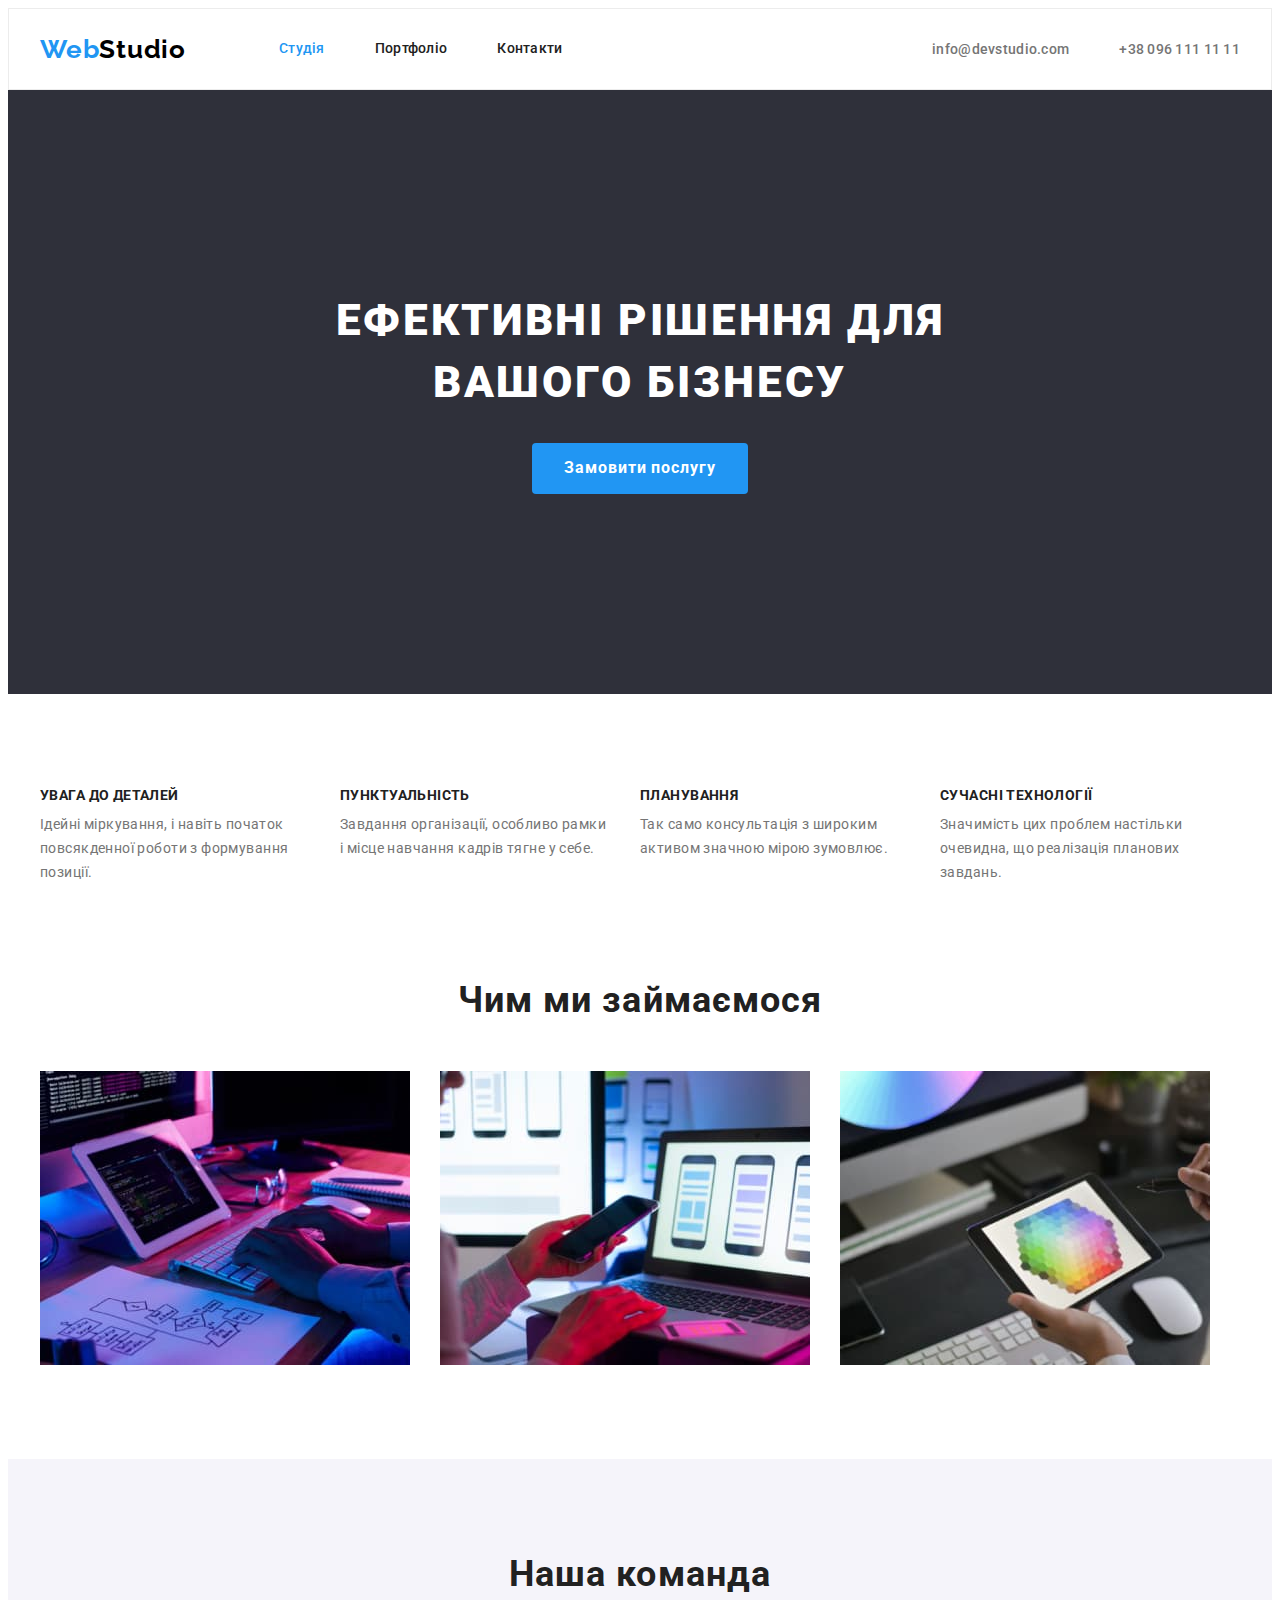
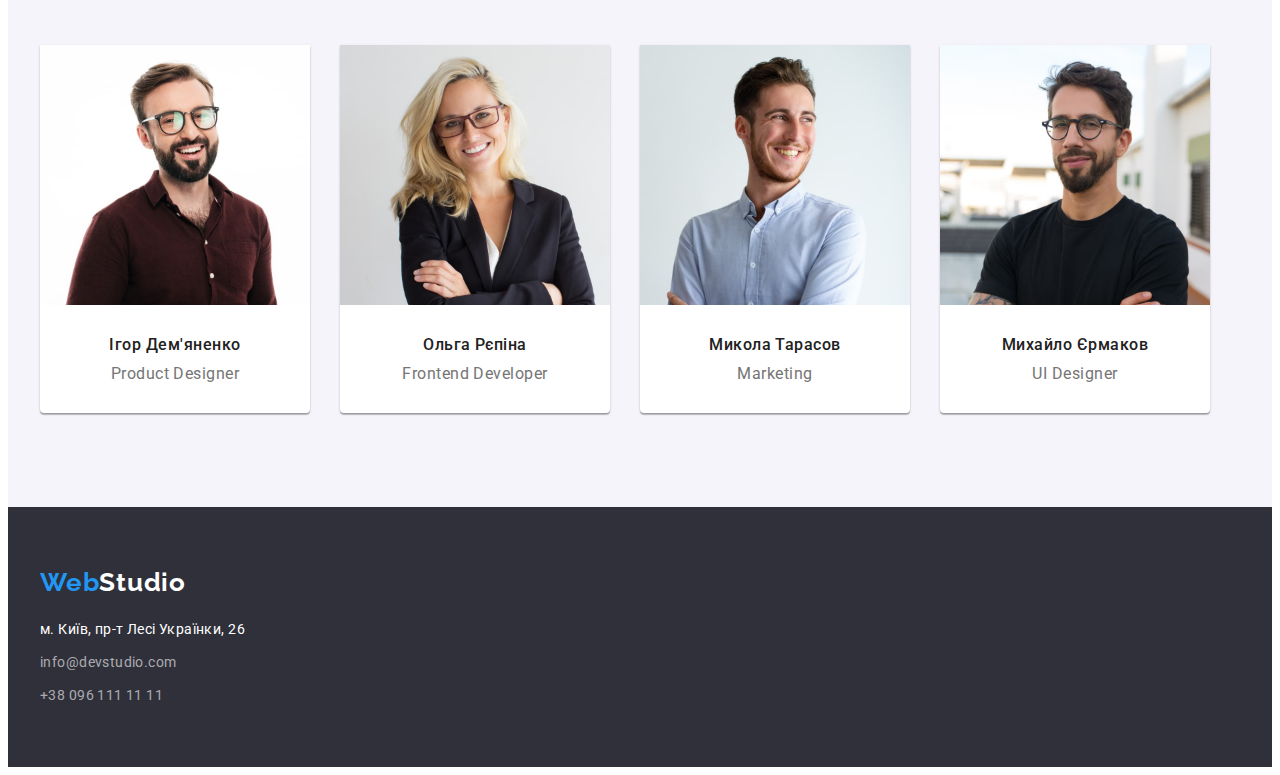
<file: index.html>
<!DOCTYPE html>
<html lang="uk">
  <head>
    <meta charset="UTF-8" />
    <meta http-equiv="X-UA-Compatible" content="IE=edge" />
    <meta name="viewport" content="width=device-width, initial-scale=1.0" />
    <title>Студія</title>
    <link rel="preconnect" href="https://fonts.googleapis.com" />
    <link rel="preconnect" href="https://fonts.gstatic.com" crossorigin />
    <link
      href="https://fonts.googleapis.com/css2?family=Raleway:wght@700&family=Roboto:wght@400;500;700;900&display=swap"
      rel="stylesheet"
    />
    <link
      rel="stylesheet"
      href="https://cdnjs.cloudflare.com/ajax/libs/modern-normalize/1.1.0/modern-normalize.min.css"
      integrity="sha512-wpPYUAdjBVSE4KJnH1VR1HeZfpl1ub8YT/NKx4PuQ5NmX2tKuGu6U/JRp5y+Y8XG2tV+wKQpNHVUX03MfMFn9Q=="
      crossorigin="anonymous"
      referrerpolicy="no-referrer"
    />
    <link rel="stylesheet" href="./css/styles.css" />
  </head>
  <body>
    <!--Хедер-->
    <header class="sky">
      <div class="container">
        <a href="index.html" class="logo link"><span>Web</span>Studio</a>
        <!--Навігація-->
        <nav class="navigate">
          <ul class="site-nav list">
            <li><a href="./index.html" class="link current">Студія</a></li>
            <li><a href="./portfolio.html" class="link">Портфоліо</a></li>
            <li><a href="" class="link">Контакти</a></li>
          </ul>
        </nav>
        <ul class="contact-nav list">
          <li>
            <a href="mailto:info@devstudio.com" class="link">info@devstudio.com</a>
          </li>
          <li><a href="tel:+380961111111" class="link">+38 096 111 11 11</a></li>
        </ul>
      </div>
    </header>
    <!--Основний контент-->
    <main>
      <section class="hero">
        <div class="container">
          <h1 class="hero-title">Ефективні рішення для вашого бізнесу</h1>
          <button type="button" class="button">Замовити послугу</button>
        </div>
      </section>
      <section class="features section">
        <div class="container">
          <h2 class="visually-hidden">Особливості</h2>
          <ul class="features-list list">
            <li class="item">
              <h3 class="title">УВАГА ДО ДЕТАЛЕЙ</h3>
              <p class="text">
                Ідейні міркування, і навіть початок повсякденної роботи з формування позиції.
              </p>
            </li>
            <li class="item">
              <h3 class="title">ПУНКТУАЛЬНІСТЬ</h3>
              <p class="text">
                Завдання організації, особливо рамки і місце навчання кадрів тягне у себе.
              </p>
            </li>
            <li class="item">
              <h3 class="title">ПЛАНУВАННЯ</h3>
              <p class="text">Так само консультація з широким активом значною мірою зумовлює.</p>
            </li>
            <li class="item">
              <h3 class="title">СУЧАСНІ ТЕХНОЛОГІЇ</h3>
              <p class="text">
                Значимість цих проблем настільки очевидна, що реалізація планових завдань.
              </p>
            </li>
          </ul>
        </div>
      </section>
      <section class="direction">
        <div class="container">
          <h2 class="title">Чим ми займаємося</h2>
          <ul class="list">
            <li class="item">
              <img
                src="./images/img1.jpg"
                width="370"
                height="294"
                alt="Розробник працює за комп`ютером в офісі"
              />
            </li>
            <li class="item">
              <img
                src="./images/img2.jpg"
                width="370"
                height="294"
                alt="Розробник працює над мобільним додатком"
              />
            </li>
            <li class="item">
              <img
                src="./images/img3.jpg"
                width="370"
                height="294"
                alt="Веб-дизайнер працює на планшеті"
              />
            </li>
          </ul>
        </div>
      </section>
      <section class="team section">
        <div class="container">
          <h2 class="title">Наша команда</h2>
          <ul class="card-list list">
            <li class="card">
              <img src="./images/photoihor.jpg" width="270" height="260" alt="Фото члена команди" />
              <div class="card-inform">
                <h3 class="name">Ігор Дем'яненко</h3>
                <p class="profession">Product Designer</p>
              </div>
            </li>
            <li class="card">
              <img src="./images/photoolha.jpg" width="270" height="260" alt="Фото члена команди" />
              <div class="card-inform">
                <h3 class="name">Ольга Рєпіна</h3>
                <p class="profession">Frontend Developer</p>
              </div>
            </li>
            <li class="card">
              <img
                src="./images/photonicholas.jpg"
                width="270"
                height="260"
                alt="Фото члена команди"
              />
              <div class="card-inform">
                <h3 class="name">Микола Тарасов</h3>
                <p class="profession">Marketing</p>
              </div>
            </li>
            <li class="card">
              <img
                src="./images/photomikhailo.jpg"
                width="270"
                height="260"
                alt="Фото члена команди"
              />
              <div class="card-inform">
                <h3 class="name">Михайло Єрмаков</h3>
                <p class="profession">UI Designer</p>
              </div>
            </li>
          </ul>
        </div>
      </section>
    </main>
    <!--Футер-->
    <footer class="ground">
      <div class="container">
        <a href="./index.html" class="logo low link"><span>Web</span>Studio</a>
        <address class="footer-address">
          <ul class="contact-low list">
            <li class="item">
              <a
                href="https://goo.gl/maps/1MLwTADq2i4F3AsC8"
                target="_blank"
                title="Google maps"
                rel="noopener nofollow noreferrer"
                class="map link"
                >м. Київ, пр-т Лесі Українки, 26</a
              >
            </li>
            <li class="item">
              <a href="mailto:info@devstudio.com" class="link-low link">info@devstudio.com</a>
            </li>
            <li class="item">
              <a href="tel:+380961111111" class="link-low link">+38 096 111 11 11</a>
            </li>
          </ul>
        </address>
      </div>
    </footer>
  </body>
</html>
</file>
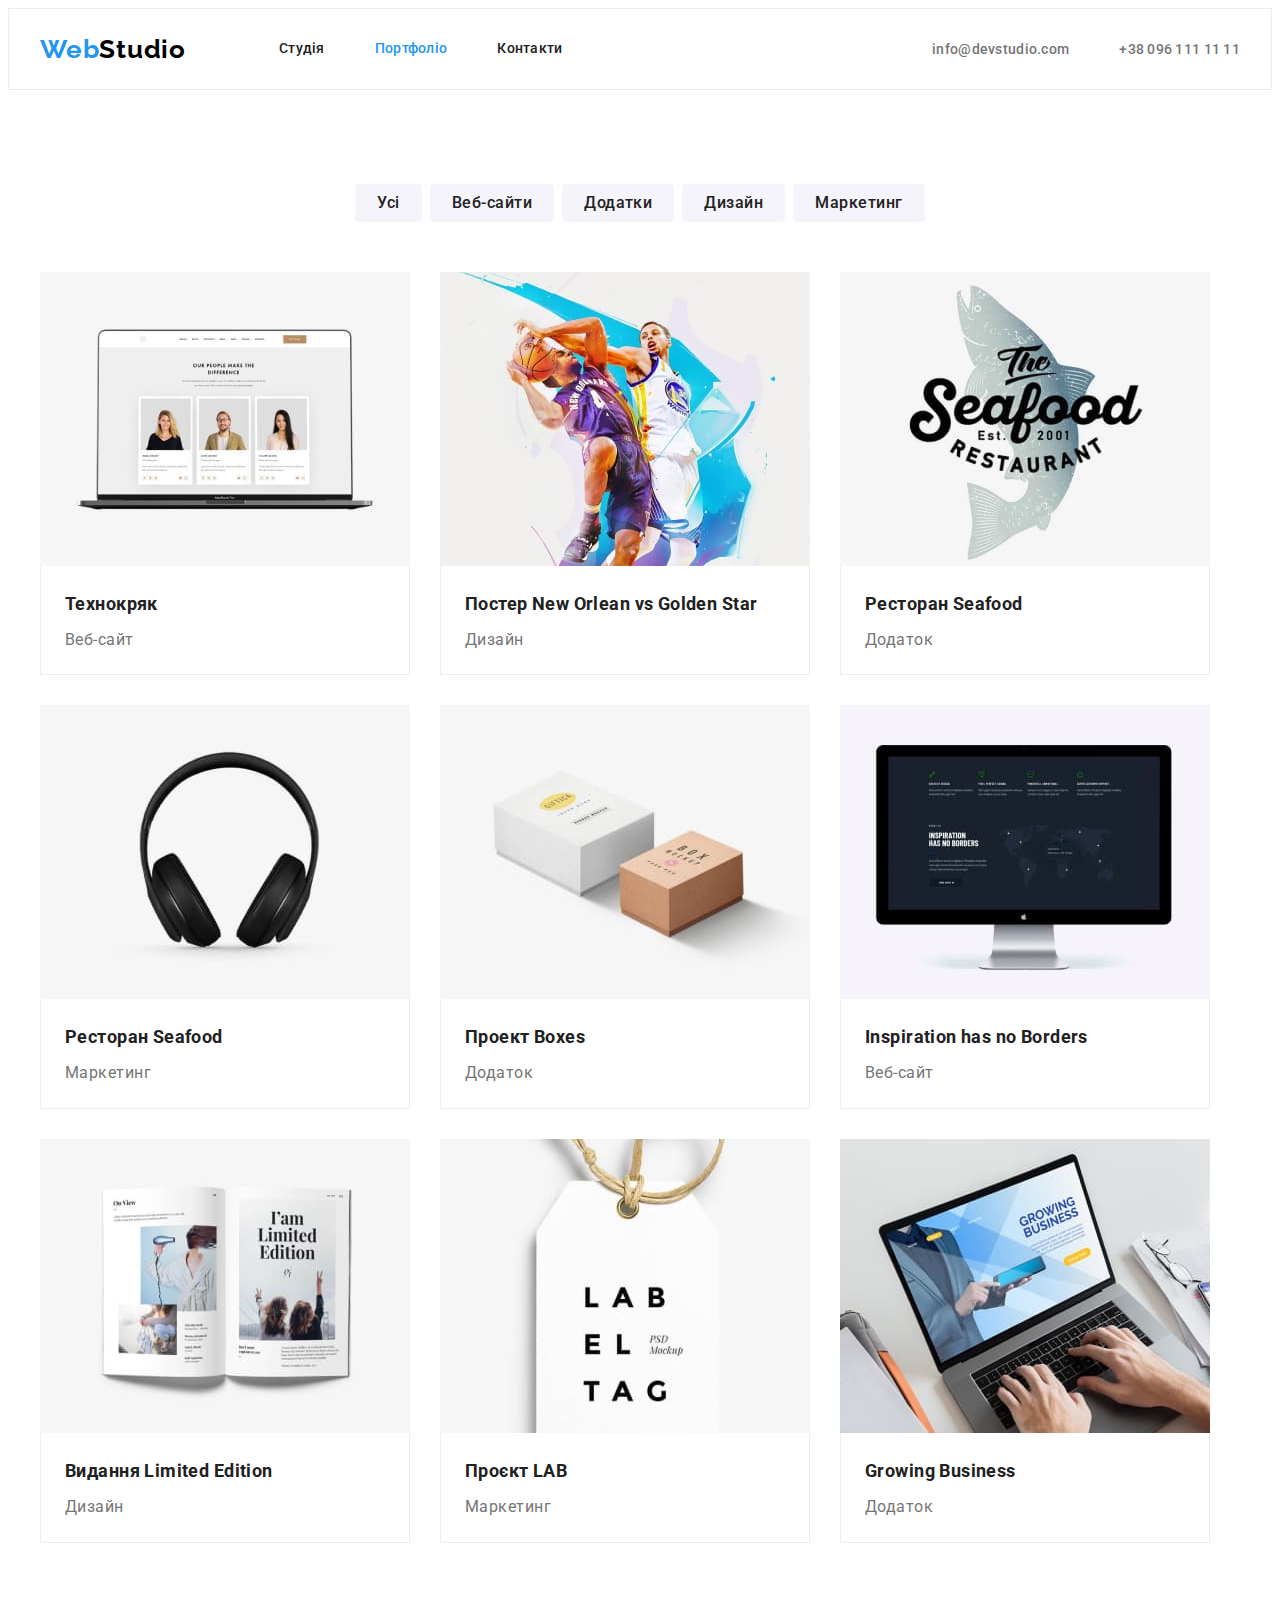
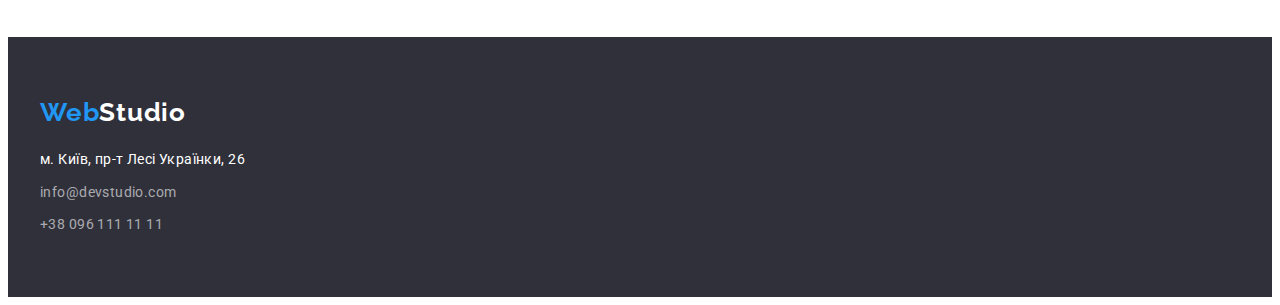
<file: portfolio.html>
<!DOCTYPE html>
<html lang="uk">
  <head>
    <meta charset="UTF-8" />
    <meta http-equiv="X-UA-Compatible" content="IE=edge" />
    <meta name="viewport" content="width=device-width, initial-scale=1.0" />
    <title>Портфоліо</title>
    <link rel="preconnect" href="https://fonts.googleapis.com" />
    <link rel="preconnect" href="https://fonts.gstatic.com" crossorigin />
    <link
      href="https://fonts.googleapis.com/css2?family=Raleway:wght@700&family=Roboto:wght@400;500;700&display=swap"
      rel="stylesheet"
    />
    <link
      rel="stylesheet"
      href="https://cdnjs.cloudflare.com/ajax/libs/modern-normalize/1.1.0/modern-normalize.min.css"
      integrity="sha512-wpPYUAdjBVSE4KJnH1VR1HeZfpl1ub8YT/NKx4PuQ5NmX2tKuGu6U/JRp5y+Y8XG2tV+wKQpNHVUX03MfMFn9Q=="
      crossorigin="anonymous"
      referrerpolicy="no-referrer"
    />
    <link rel="stylesheet" href="./css/styles.css" />
  </head>
  <body>
    <!--Хедер-->
    <header class="sky">
      <div class="container">
        <a href="index.html" class="logo link"><span>Web</span>Studio</a>
        <!--Навігація-->
        <nav class="navigate">
          <ul class="site-nav list">
            <li><a href="./index.html" class="link">Студія</a></li>
            <li><a href="./portfolio.html" class="link current">Портфоліо</a></li>
            <li><a href="" class="link">Контакти</a></li>
          </ul>
        </nav>
        <ul class="contact-nav list">
          <li>
            <a href="mailto:info@devstudio.com" class="link">info@devstudio.com</a>
          </li>
          <li><a href="tel:+380961111111" class="link">+38 096 111 11 11</a></li>
        </ul>
      </div>
    </header>
    <!--Основний контент-->
    <main>
      <section class="portfolio section">
        <div class="container">
          <h1 class="visually-hidden">Приклади робіт</h1>
        <ul class="filter list">
          <li class="item">
            <button type="button" class="buttons">Усі</button>
          </li>
          <li class="item">
            <button type="button" class="buttons">Веб-сайти</button>
          </li>
          <li class="item">
            <button type="button" class="buttons">Додатки</button>
          </li>
          <li class="item">
            <button type="button" class="buttons">Дизайн</button>
          </li>
          <li class="item">
            <button type="button" class="buttons">Маркетинг</button>
          </li>
        </ul>
        <ul class="example-list list">
          <li class="item">
            <img src="./images/website1.jpg" alt="Вебсайт" width="370" height="294" />
            <div class="item-inform"><h2 class="title">Технокряк</h2>
            <p class="text">Веб-сайт</p></div>
          </li>
          <li class="item">
            <img src="./images/design1.jpg" alt="Дизайн" width="370" height="294" />
           <div class="item-inform"><h2 class="title">Постер New Orlean vs Golden Star</h2>
            <p class="text">Дизайн</p></div>
          </li>
          <li class="item">
            <img src="./images/app1.jpg" alt="Додаток" width="370" height="294" />
            <div class="item-inform"><h2 class="title">Ресторан Seafood</h2>
            <p class="text">Додаток</p></div>
          </li>
          <li class="item">
            <img src="./images/marketing1.jpg" alt="Маркетинг" width="370" height="294" />
            <div class="item-inform"><h2 class="title">Ресторан Seafood</h2>
            <p class="text">Маркетинг</p></div>
          </li>
          <li class="item">
            <img src="./images/app2.jpg" alt="Додаток" width="370" height="294" />
            <div class="item-inform"><h2 class="title">Проект Boxes</h2>
            <p class="text">Додаток</p></div>
          </li>
          <li class="item">
            <img src="./images/website2.jpg" alt="Вебсайт" width="370" height="294" />
            <div class="item-inform"><h2 class="title">Inspiration has no Borders</h2>
            <p class="text">Веб-сайт</p></div>
          </li>
          <li class="item">
            <img src="./images/design2.jpg" alt="Дизайн" width="370" height="294" />
            <div class="item-inform"><h2 class="title">Видання Limited Edition</h2>
            <p class="text">Дизайн</p></div>
          </li>
          <li class="item">
            <img src="./images/marketing2.jpg" alt="Маркетинг" width="370" height="294" />
            <div class="item-inform"><h2 class="title">Проєкт LAB</h2>
            <p class="text">Маркетинг</p></div>
          </li>
          <li class="item">
            <img src="./images/app3.jpg" alt="Додаток" width="370" height="294" />
            <div class="item-inform"><h2 class="title">Growing Business</h2>
            <p class="text">Додаток</p></div>
          </li>
        </ul>
      </section>
        </div>
    </main>
    <!--Футер-->
    <footer class="ground">
      <div class="container">
        <a href="./index.html" class="logo low link"><span>Web</span>Studio</a>
        <address class="footer-address">
          <ul class="contact-low list">
            <li class="item">
              <a
                href="https://goo.gl/maps/1MLwTADq2i4F3AsC8"
                target="_blank"
                title="Google maps"
                rel="noopener nofollow noreferrer"
                class="map link"
                >м. Київ, пр-т Лесі Українки, 26</a
              >
            </li>
            <li class="item">
              <a href="mailto:info@devstudio.com" class="link-low link">info@devstudio.com</a>
            </li>
            <li class="item">
              <a href="tel:+380961111111" class="link-low link">+38 096 111 11 11</a>
            </li>
          </ul>
        </address>
      </div>
    </footer>
  </body>
</html>
</file>
<file: css/styles.css>
/* Палітра*/
/*Основний крлір тексту  #212121 */
/*Вторинний колір тексту #757575 */
/*Вторинний колір тексту #000000 */
/* Акцентний колір #2196F3 */
/* Акцентний колір #188CE8 */
/* Основний колір фону #FFFFFF */
/* Вторинний колір фону #2F303A */
/* Вторинний колір фону #EEEEEE */
/* Колір фону кнопок #F5F4FA */
/* Колір посилань rgba(255, 255, 255, 0.6)*/
/* #ECECEC */

:root {
  --main-text-color--: #212121;
  --ouwer-text-color--: #757575;
  --logo-color-text--: #000000;
  --accent-first-color--: #2196f3;
  --accent-second-color--: #188ce8;
  --background-color--: #ffffff;
  --background-footer-color--: #2f303a;
  --little-bg-color--: #f5f5f5;
  --buttons-port-color--: #f5f4fa;
  --conteiner-color--: #eeeeee;
  --footer-text-color--: rgba(255, 255, 255, 0.6);
  --background-section--: #e5e5e5;
  --line-color--: #ececec;
  --icon-color--: #afb1b8;
  --main-font--: Roboto, sans-serif;
}

body {
  background-color: var(--background-color--);
  color: var(--main-text-color--);
  font-family: var(--main-font--);
  font-size: 14px;
  letter-spacing: 0.03em;
}
h1,
h2,
h3,
h4,
h5,
h6,
p,
ul {
  margin: 0;
}
img {
  display: block;
  max-width: 100%;
  height: auto;
}
address {
  text-decoration: none;
}
button {
  display: block;
  cursor: pointer;
  border: none;
  border-radius: 4px;
}
.section {
  padding-top: 94px;
  padding-bottom: 94px;
}
.container {
  width: 1200px;
  margin: 0 auto;
  padding: 0 15px;
}
.list {
  list-style: none;
  padding-left: 0;
  margin: 0;
}
.link {
  text-decoration: none;
}

/* Хедер */

/* Logo */
.logo {
  color: var(--logo-color-text--);

  font-family: 'Raleway';
  font-style: normal;
  font-weight: 700;
  font-size: 26px;
  line-height: 1.19;
  letter-spacing: 0.03em;
}
.logo span {
  color: var(--accent-first-color--);
}
.sky {
  border: 1px solid #ececec;
}
.sky .container {
  display: flex;
  align-items: center;
}
.container .logo {
  margin-right: 93px;
}
/* Site-nav */
.site-nav {
  display: flex;
}
.site-nav .link {
  display: block;
  padding: 32px 0;
}
.site-nav li:not(:last-child) {
  margin-right: 50px;
}
.site-nav .link {
  color: var(--main-text-color--);

  font-weight: 500;
  font-size: 14px;
  line-height: 1.14;
  letter-spacing: 0.02em;
}
.site-nav .current {
  color: var(--accent-first-color--);
}

.site-nav .link:hover,
.site-nav .link:focus {
  color: var(--accent-first-color--);
}
.site-nav .current:hover,
.site-nav .current:focus {
  color: var(--accent-second-color--);
}
/* Contact nav */
.contact-nav .link {
  color: var(--ouwer-text-color--);

  font-weight: 500;
  font-size: 14px;
  line-height: 1.14;
  letter-spacing: 0.02em;
}
.contact-nav {
  display: flex;
  margin-left: auto;
}
.contact-nav li:not(:last-child) {
  margin-right: 50px;
}
.contact-nav .link:hover,
.contact-nav .link:focus {
  color: var(--accent-first-color--);
}

/* Студія */

/* Основний контент */

.hero {
  padding-top: 200px;
  padding-bottom: 200px;
  background-color: var(--background-footer-color--);
}
.hero-title {
  width: 696px;
  margin: 0 auto;
  margin-bottom: 30px;

  color: #ffffff;
  font-weight: 900;
  font-size: 44px;
  line-height: 1.4;
  text-align: center;
  letter-spacing: 0.06em;
  text-transform: uppercase;
}
.button {
  padding: 10px 32px;
  margin: 0 auto;

  color: #ffffff;
  background-color: #2196f3;
  cursor: pointer;
  font-family: inherit;
  font-style: normal;
  font-weight: 700;
  font-size: 16px;
  line-height: 1.9;
  letter-spacing: 0.06em;
}
.button:hover,
.button:focus {
  color: #ffffff;
  background-color: var(--accent-second-color--);
}

/* Особливості */
.visually-hidden {
  position: absolute;
  width: 1px;
  height: 1px;
  margin: -1px;
  border: 0;
  padding: 0;

  white-space: nowrap;
  clip-path: inset(100%);
  clip: rect(0 0 0 0);
  overflow: hidden;
}
.features-list {
  display: flex;
}
.features-list .item {
  width: 270px;
}
.features-list .item:not(:last-child) {
  margin-right: 30px;
}
.features-list .title {
  margin-bottom: 10px;

  color: var(--main-text-color--);
  font-weight: 700;
  font-size: 14px;
  line-height: 1.14;
  letter-spacing: 0.03em;
  text-transform: uppercase;
}
.features-list .text {
  color: var(--ouwer-text-color--);

  font-weight: 400;
  font-size: 14px;
  line-height: 1.7;
  letter-spacing: 0.03em;
}

/* Чим ми займаємось */ /* Наша команда */

.direction .title,
.team .title {
  margin-bottom: 50px;

  color: var(--main-text-color--);
  font-weight: 700;
  font-size: 36px;
  line-height: 1.17;
  text-align: center;
  letter-spacing: 0.03em;
}
.direction {
  padding-bottom: 94px;
}
.direction .list {
  display: flex;
}
.direction .item:not(:last-child) {
  margin-right: 30px;
}
/* Наша команда */

.card-list {
  display: flex;
}
.team {
  background-color: #f5f4fa;
}
.card {
  text-align: center;
  background-color: var(--background-color--);
  box-shadow: 0px 1px 3px rgba(0, 0, 0, 0.12), 0px 1px 1px rgba(0, 0, 0, 0.14),
    0px 2px 1px rgba(0, 0, 0, 0.2);
  border-radius: 0px 0px 4px 4px;
}
.team .card-inform {
  padding-top: 30px;
  padding-bottom: 30px;
}
.card:not(:last-child) {
  margin-right: 30px;
}

.team .name {
  margin-bottom: 10px;

  color: var(--main-text-color--);
  font-weight: 500;
  font-size: 16px;
  line-height: 1.19;
  letter-spacing: 0.03em;
}
.team .profession {
  color: var(--ouwer-text-color--);

  font-weight: 400;
  font-size: 16px;
  line-height: 1.19;
  letter-spacing: 0.03em;
}

/* Портфоліо */

.section {
  padding-top: 94px;
  padding-bottom: 94px;
}
.filter {
  display: flex;
  margin-bottom: 50px;
  justify-content: center;
}
.filter .item:not(:last-child) {
  margin-right: 8px;
}

/* Example filter */
.buttons {
  padding: 6px 22px;

  color: var(--main-text-color--);
  background-color: var(--buttons-port-color--);
  cursor: pointer;
  font-family: inherit;
  font-style: normal;
  font-weight: 500;
  font-size: 16px;
  line-height: 1.6;
  text-align: center;
  letter-spacing: 0.03em;
}
.buttons:hover,
.buttons:focus {
  color: #ffffff;
  background-color: var(--accent-first-color--);
}

/* Example list */
.example-list {
  display: flex;
  flex-wrap: wrap;
}

.example-list .item:not(:nth-child(3n)) {
  margin-right: 30px;
}
.example-list .item:nth-child(-n + 6) {
  margin-bottom: 30px;
}
.example-list .item-inform {
  padding-top: 20px;
  padding-right: 24px;
  padding-bottom: 20px;
  padding-left: 24px;

  background: #ffffff;
  border-right: 1px solid #eeeeee;
  border-left: 1px solid #eeeeee;
  border-bottom: 1px solid #eeeeee;
}
.example-list .title {
  margin-bottom: 4px;

  color: var(--main-text-color--);
  font-weight: 700;
  font-size: 18px;
  line-height: 2;
}
.example-list .text {
  color: var(--ouwer-text-color--);
  font-size: 16px;
  line-height: 1.8;
  letter-spacing: 0.03em;
}

/* Footer */

.ground {
  padding-top: 60px;
  padding-bottom: 60px;

  background-color: var(--background-footer-color--);
}

/*Logo low*/
.logo.low {
  color: #ffffff;
}
.logo.low span {
  color: var(--accent-first-color--);
}

/*Contact low */
.footer-address {
  margin-top: 20px;

  font-style: normal;
}
.contact-low .item:not(:last-child) {
  margin-bottom: 9px;
}
.contact-low .map {
  color: #ffffff;
  line-height: 1.7;
}
.contact-low .map:hover,
.contact-low .map:focus {
  color: var(--accent-first-color--);
}
.contact-low .link-low {
  color: var(--footer-text-color--);
  line-height: 1.7;
}
.contact-low .link-low:hover,
.contact-low .link-low:focus {
  color: var(--accent-first-color--);
}
</file>
